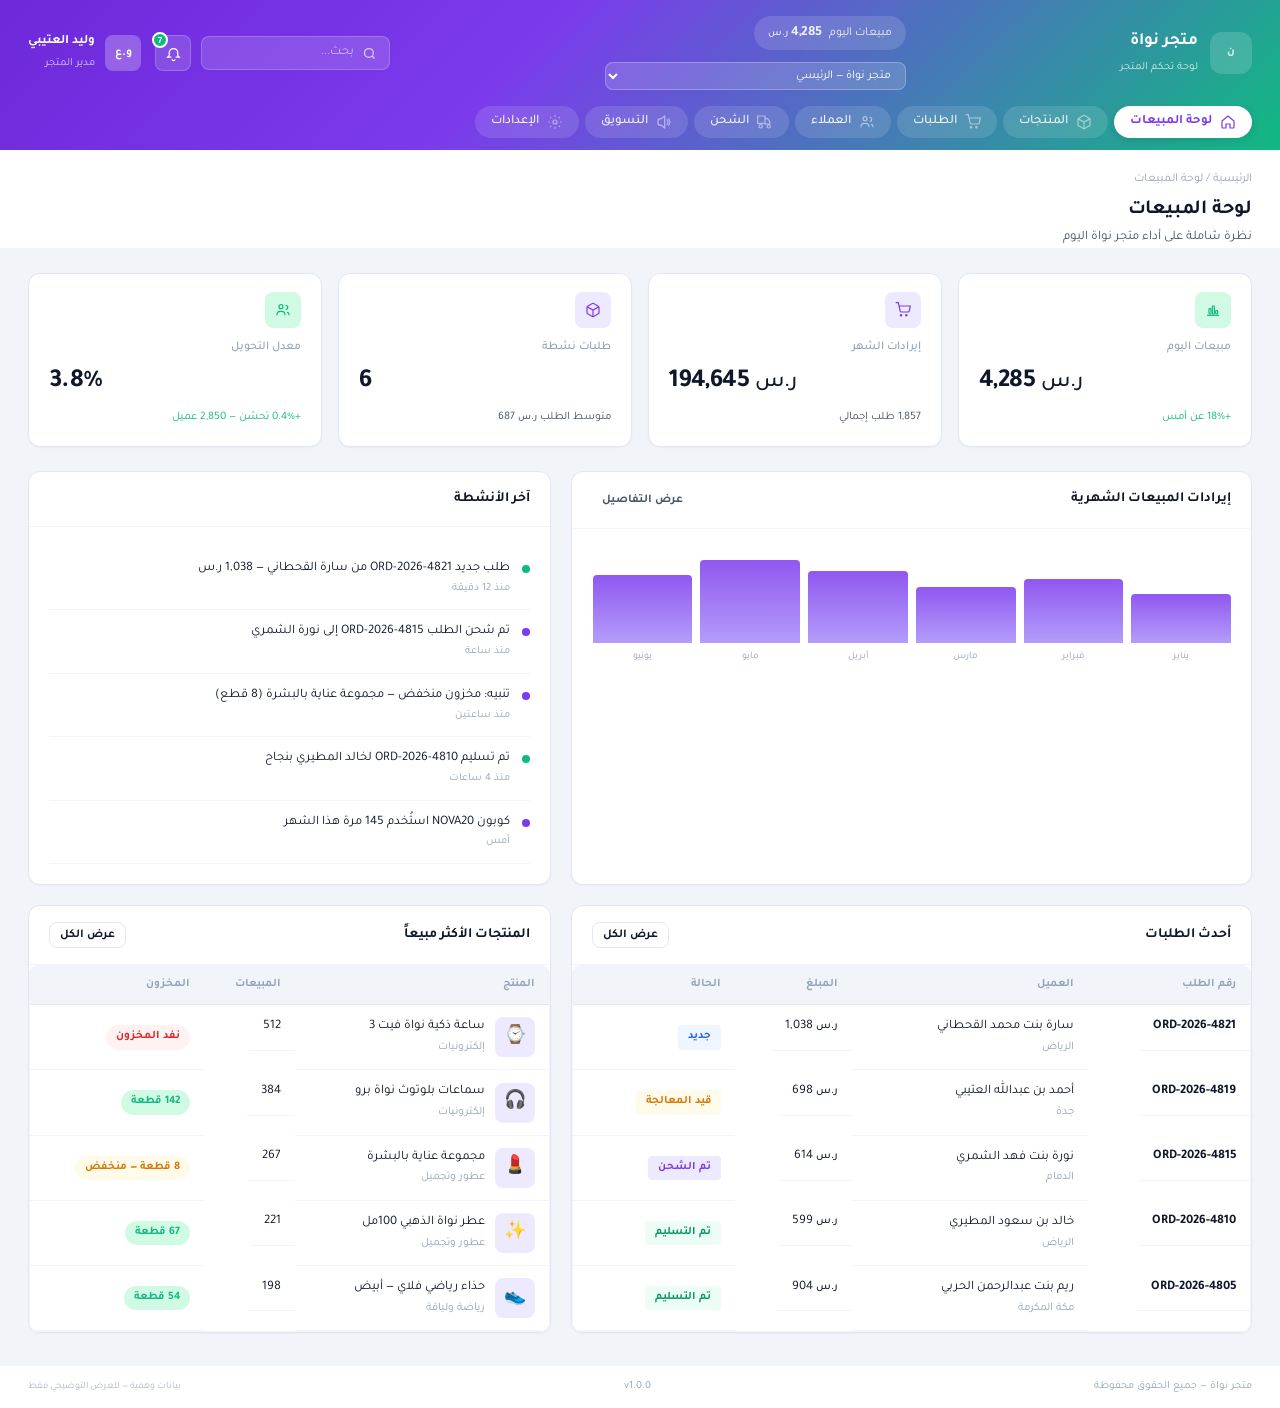
<file: index.html>
<!DOCTYPE html>
<html lang="ar" dir="rtl">
<head>
  <meta charset="UTF-8" />
  <meta name="viewport" content="width=device-width, initial-scale=1" />
  <title>متجر نواة | لوحة إدارة المتجر</title>
  <meta name="description" content="متجر نواة — منصة تجارة إلكترونية مستوحاة من سلة/زد — نموذج تصميم إداري" />
  <link rel="preconnect" href="https://fonts.googleapis.com" />
  <link rel="preconnect" href="https://fonts.gstatic.com" crossorigin />
  <link href="https://fonts.googleapis.com/css2?family=Tajawal:wght@400;500;600;700;800&display=swap" rel="stylesheet" />
  <link rel="stylesheet" href="css/styles.css" />
</head>
<body class="layout-store">
  <div id="app" class="shell shell-store">
    <header class="store-header">
      <div class="store-header-top">
        <div class="store-brand">
          <span class="store-logo">ن</span>
          <div>
            <strong>متجر نواة</strong>
            <span>لوحة تحكم المتجر</span>
          </div>
        </div>
        <div class="store-meta">
          <div class="store-stat">مبيعات اليوم <strong class="num" id="sidebar-sales">—</strong> <span class="num-suffix">ر.س</span></div>
          <select id="store-select" class="select select-dark">
            <option value="main">متجر نواة — الرئيسي</option>
            <option value="riyadh">فرع الرياض</option>
            <option value="jeddah">فرع جدة</option>
          </select>
        </div>
        <div class="store-actions">
          <label class="search-field">
            <svg width="15" height="15" viewBox="0 0 24 24" fill="none" stroke="currentColor" stroke-width="2"><circle cx="11" cy="11" r="7"/><path d="M20 20l-3.5-3.5"/></svg>
            <input type="search" id="global-search" placeholder="بحث..." />
          </label>
          <button type="button" class="icon-btn icon-btn-light" id="notif-btn" aria-label="الإشعارات">
            <svg width="17" height="17" viewBox="0 0 24 24" fill="none" stroke="currentColor" stroke-width="1.8"><path d="M15 17h5l-1.4-1.4A2 2 0 0 1 18 14.2V11a6 6 0 1 0-12 0v3.2c0 .5-.2 1-.6 1.4L4 17h5"/><path d="M10 20a2 2 0 0 0 4 0"/></svg>
            <span class="badge-count">7</span>
          </button>
          <div class="profile profile-light">
            <div class="profile-avatar">و.ع</div>
            <div class="profile-info">
              <strong>وليد العتيبي</strong>
              <span>مدير المتجر</span>
            </div>
          </div>
        </div>
      </div>
      <nav id="nav" class="store-nav" aria-label="القائمة الرئيسية"></nav>
    </header>
    <div class="store-body">
      <header class="page-head">
        <nav class="breadcrumb" id="breadcrumb" aria-label="مسار التنقل"></nav>
        <h1 id="page-title" class="page-title"></h1>
        <p id="page-sub" class="page-sub"></p>
      </header>
      <main id="view" class="content"></main>
      <footer class="app-footer">
        <span>متجر نواة — جميع الحقوق محفوظة</span>
        <span class="num">v1.0.0</span>
        <span class="footer-note">بيانات وهمية — للعرض التوضيحي فقط</span>
      </footer>
    </div>
  </div>
  <div id="toast" class="toast" role="status" hidden></div>
  <div id="modal-root"></div>
  <script src="js/utils.js"></script>
  <script src="js/mock-api.js"></script>
  <script src="js/app.js"></script>
</body>
</html>
</file>
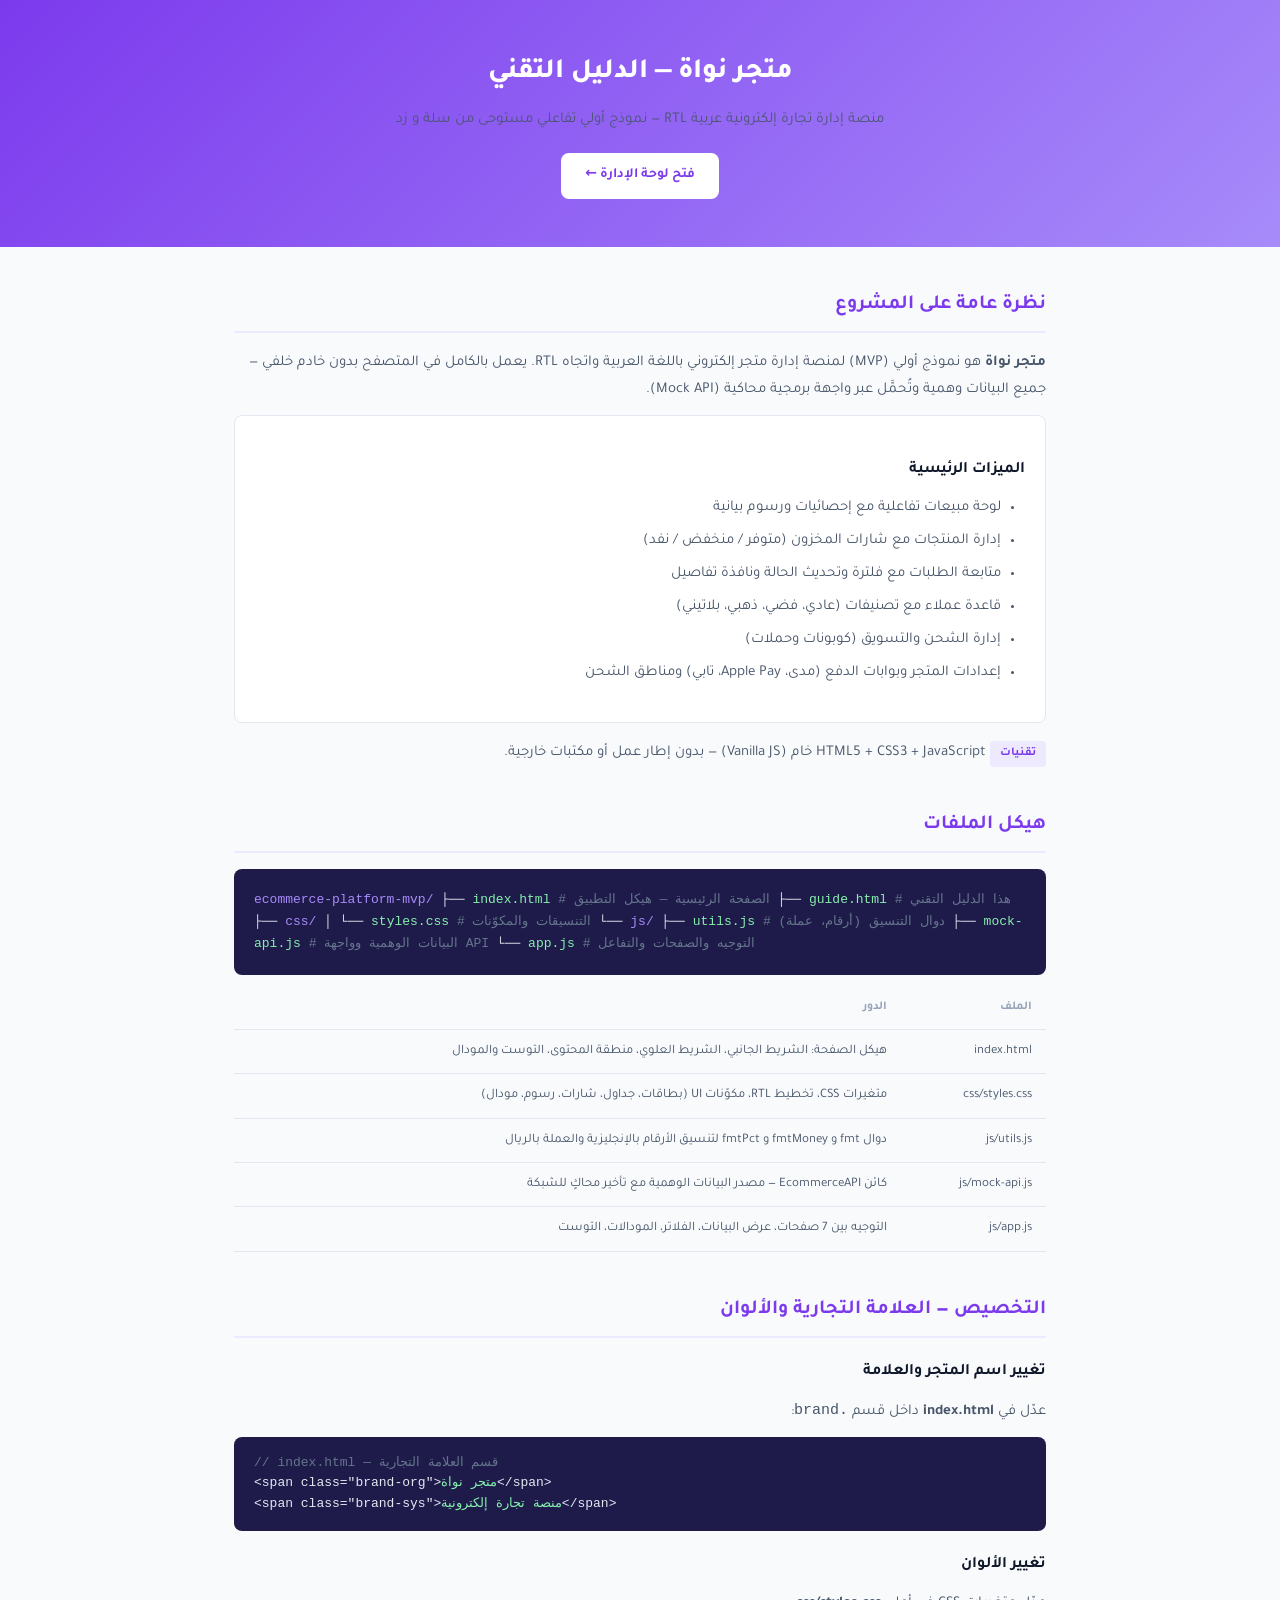
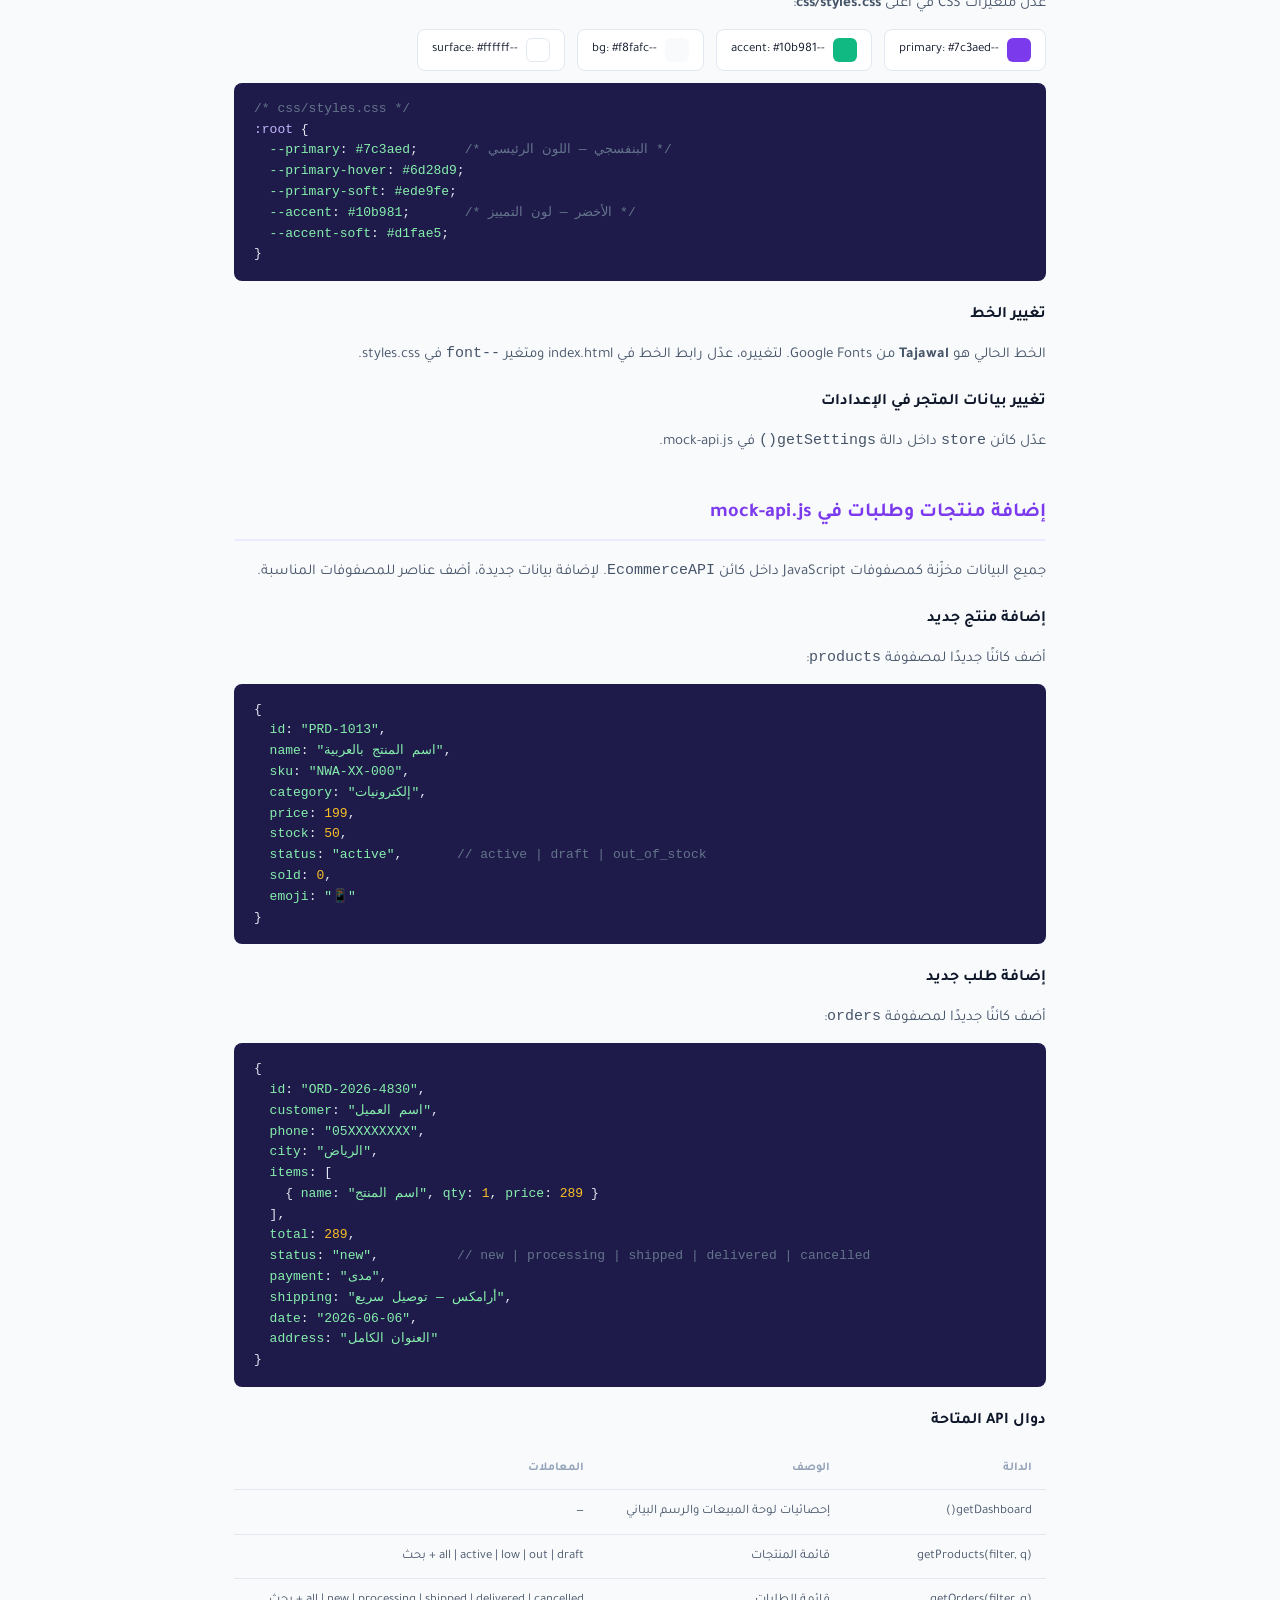
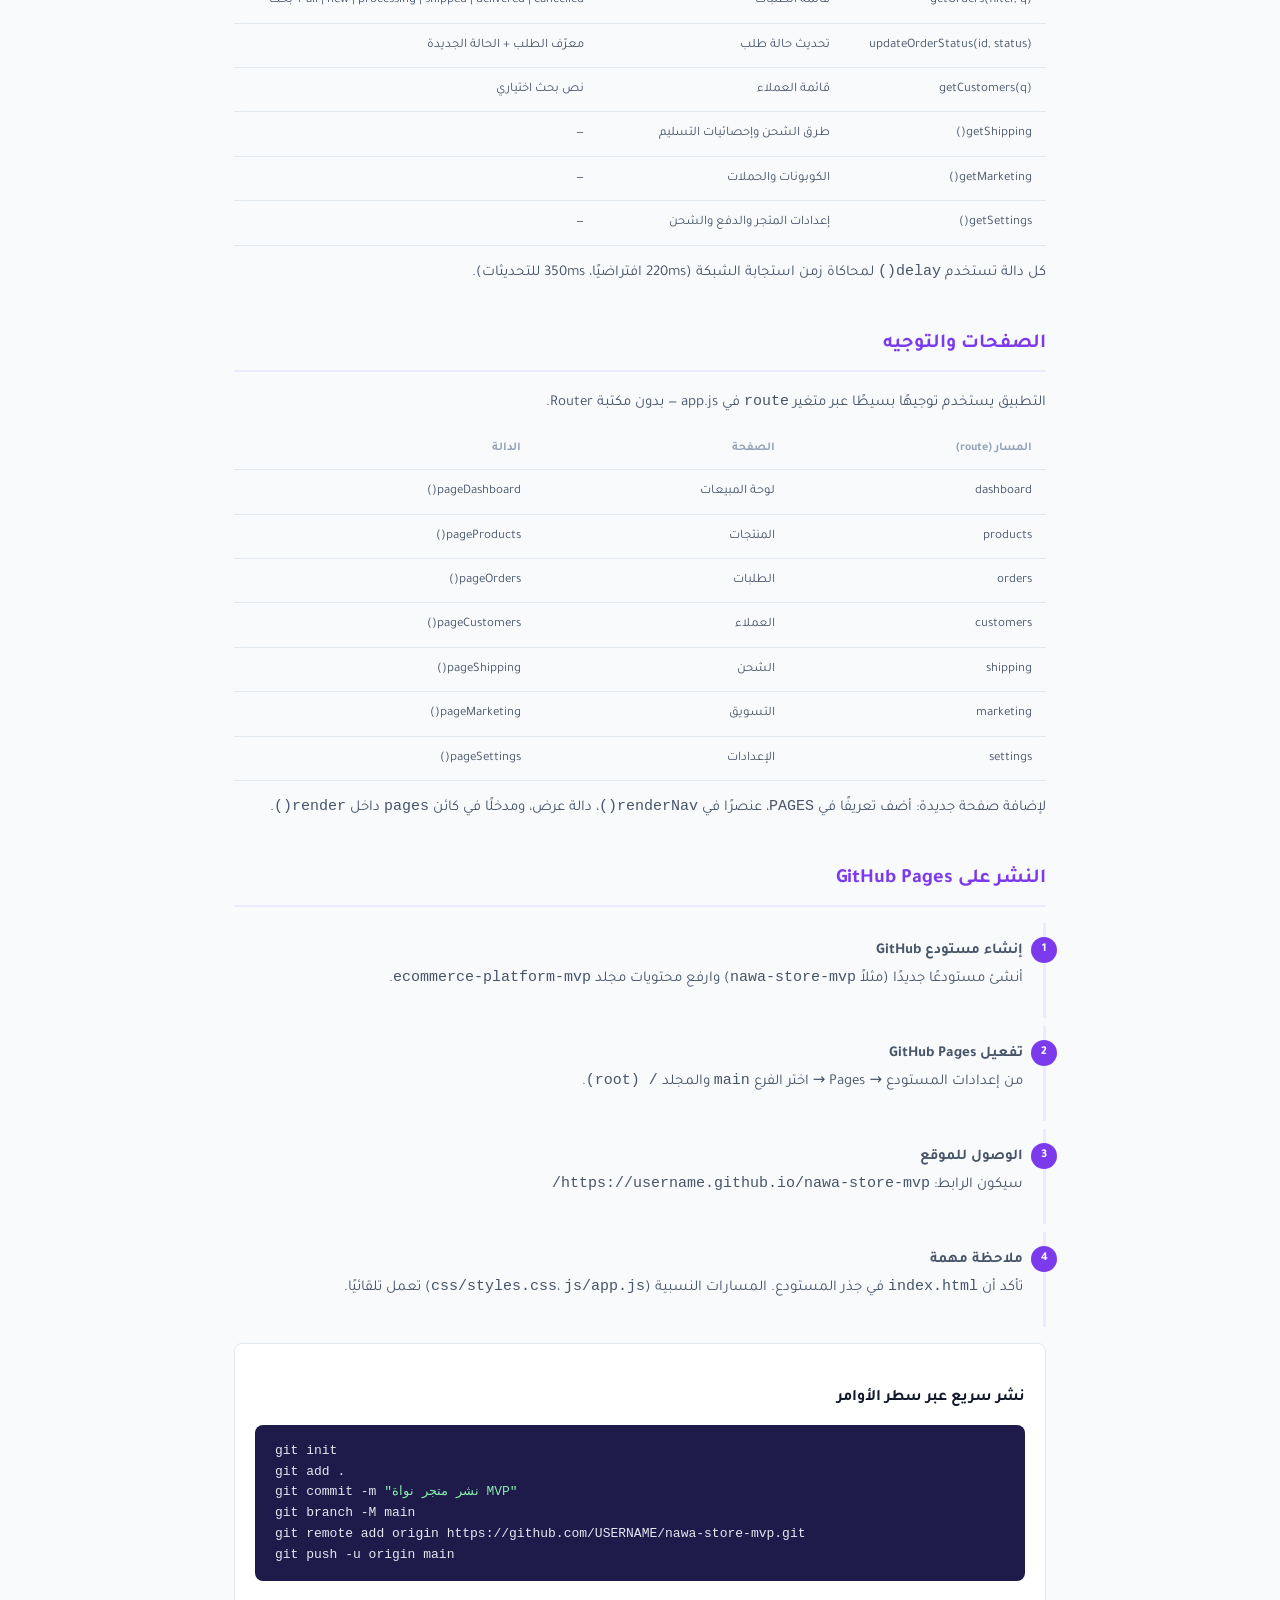
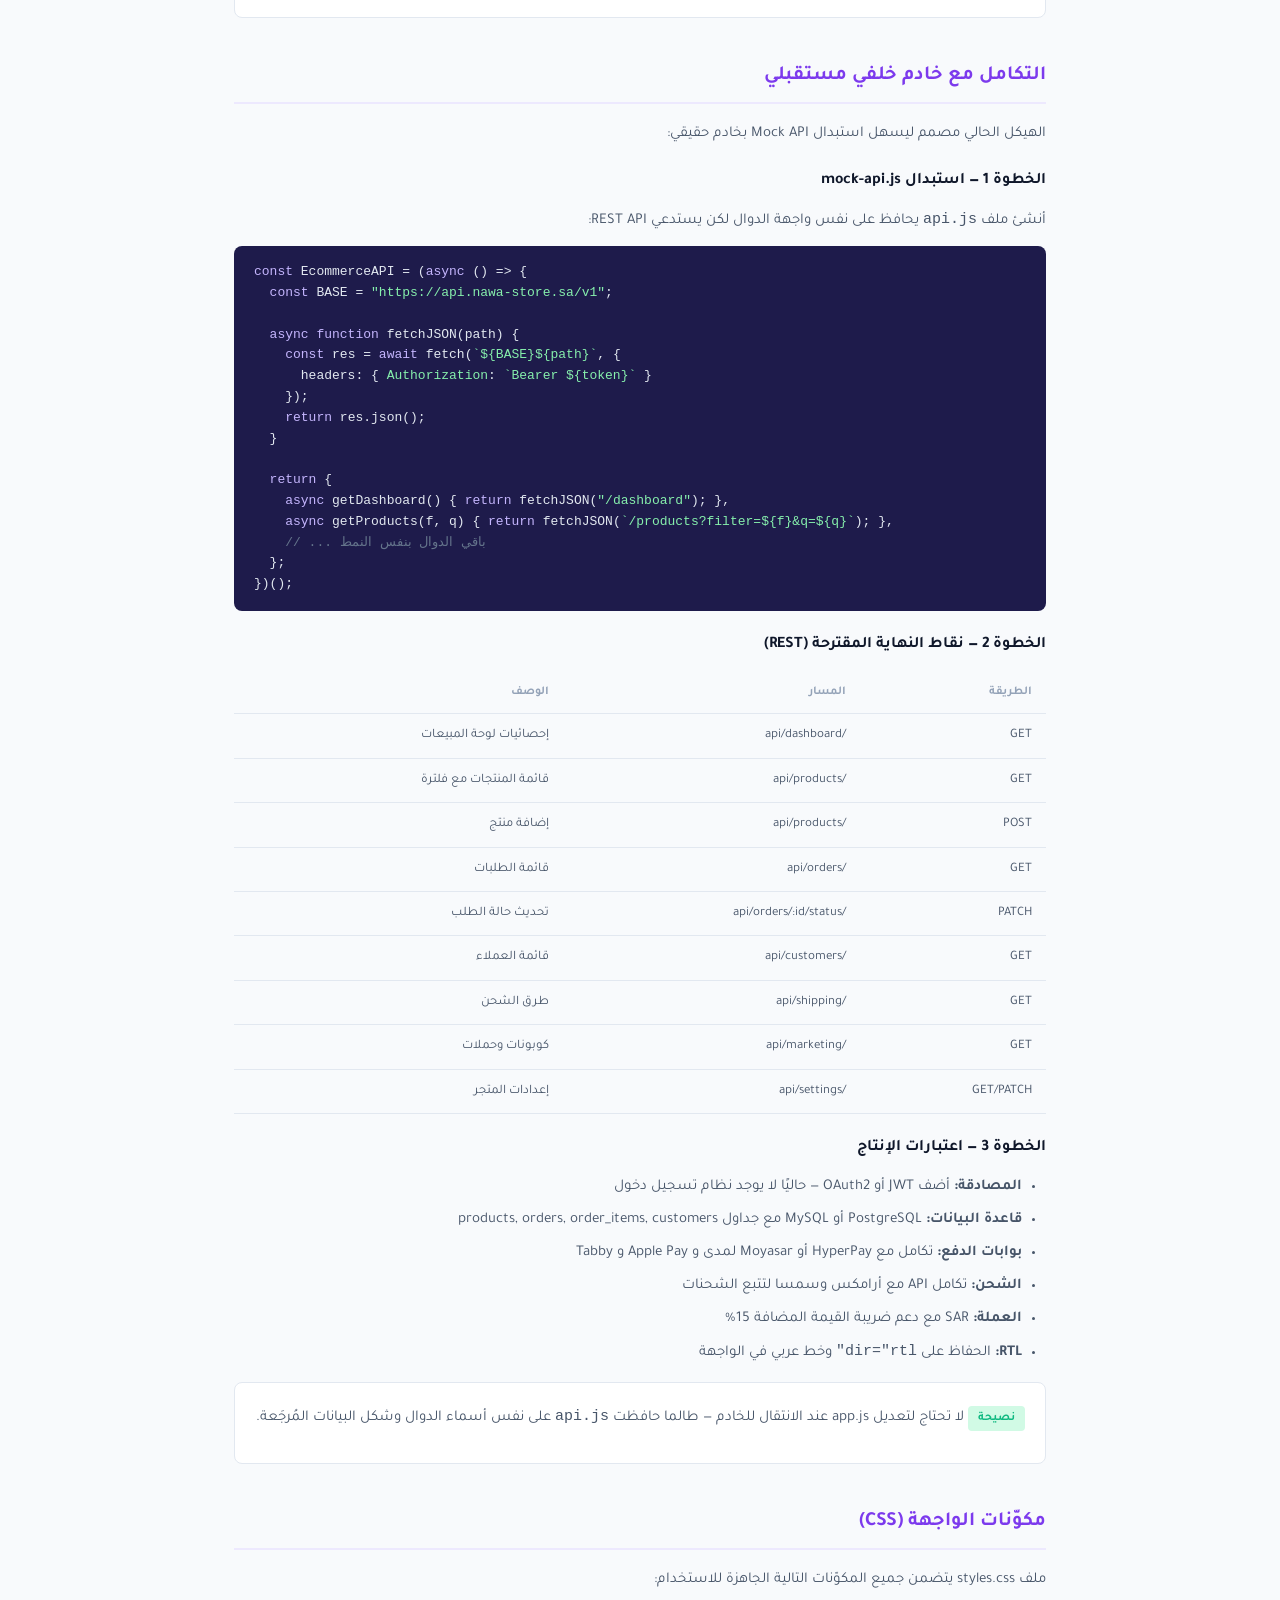
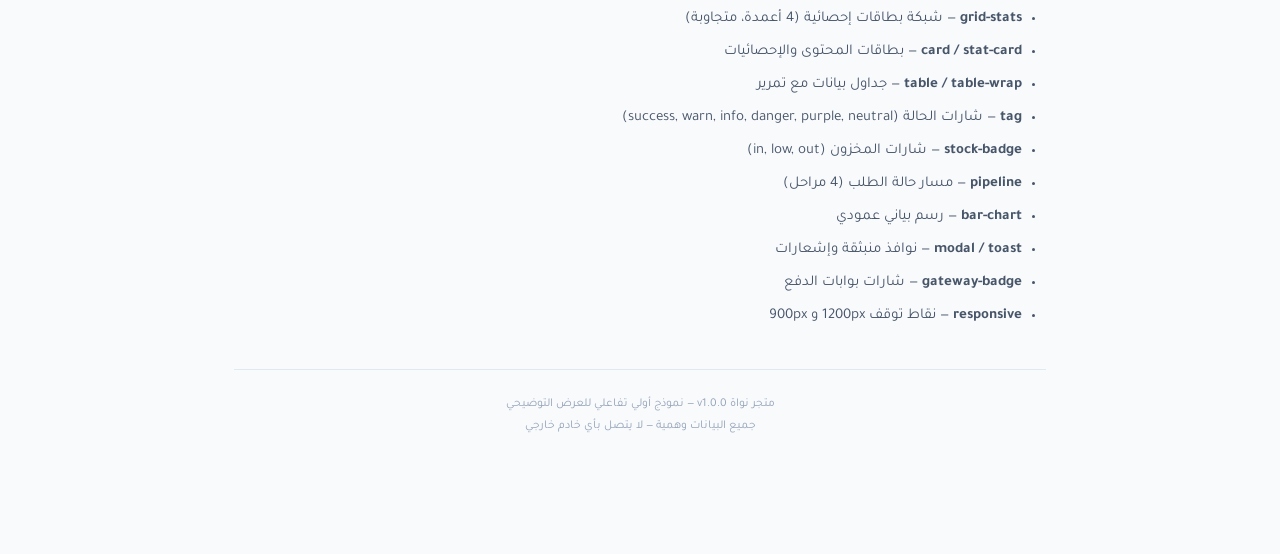
<file: guide.html>
<!DOCTYPE html>
<html lang="ar" dir="rtl">
<head>
  <meta charset="UTF-8" />
  <meta name="viewport" content="width=device-width, initial-scale=1" />
  <title>دليل تقني — متجر نواة</title>
  <link rel="preconnect" href="https://fonts.googleapis.com" />
  <link rel="preconnect" href="https://fonts.gstatic.com" crossorigin />
  <link href="https://fonts.googleapis.com/css2?family=Tajawal:wght@400;500;600;700;800&display=swap" rel="stylesheet" />
  <style>
    :root {
      --primary: #7c3aed;
      --primary-soft: #ede9fe;
      --accent: #10b981;
      --accent-soft: #d1fae5;
      --bg: #f8fafc;
      --surface: #ffffff;
      --border: #e2e8f0;
      --text: #0f172a;
      --text-secondary: #475569;
      --text-muted: #94a3b8;
      --radius: 8px;
      --font: "Tajawal", system-ui, sans-serif;
    }
    *, *::before, *::after { box-sizing: border-box; margin: 0; padding: 0; }
    body { font-family: var(--font); background: var(--bg); color: var(--text); font-size: 15px; line-height: 1.8; }
    .guide-header {
      background: linear-gradient(135deg, var(--primary), #a78bfa);
      color: #fff; padding: 48px 32px; text-align: center;
    }
    .guide-header h1 { font-size: 28px; font-weight: 800; margin-bottom: 8px; }
    .guide-header p { font-size: 15px; opacity: .9; max-width: 600px; margin: 0 auto; }
    .guide-header a {
      display: inline-block; margin-top: 20px; padding: 10px 24px;
      background: #fff; color: var(--primary); border-radius: var(--radius);
      text-decoration: none; font-weight: 700; font-size: 14px;
      transition: transform .15s;
    }
    .guide-header a:hover { transform: translateY(-2px); }
    .container { max-width: 860px; margin: 0 auto; padding: 40px 24px 64px; }
    section { margin-bottom: 40px; }
    h2 {
      font-size: 20px; font-weight: 700; color: var(--primary);
      margin-bottom: 16px; padding-bottom: 8px;
      border-bottom: 2px solid var(--primary-soft);
    }
    h3 { font-size: 16px; font-weight: 600; margin: 20px 0 10px; color: var(--text); }
    p { color: var(--text-secondary); margin-bottom: 12px; }
    ul, ol { color: var(--text-secondary); padding-right: 24px; margin-bottom: 16px; }
    li { margin-bottom: 6px; }
    .card {
      background: var(--surface); border: 1px solid var(--border);
      border-radius: var(--radius); padding: 20px; margin-bottom: 16px;
    }
    .file-tree {
      font-family: "Cascadia Code", "Fira Code", monospace;
      font-size: 13px; direction: ltr; text-align: left;
      background: #1e1b4b; color: #e2e8f0; padding: 20px;
      border-radius: var(--radius); line-height: 1.7; overflow-x: auto;
    }
    .file-tree .dir { color: #a78bfa; }
    .file-tree .file { color: #86efac; }
    .file-tree .comment { color: #64748b; }
    pre {
      font-family: "Cascadia Code", "Fira Code", monospace;
      font-size: 13px; direction: ltr; text-align: left;
      background: #1e1b4b; color: #e2e8f0; padding: 16px 20px;
      border-radius: var(--radius); overflow-x: auto; margin: 12px 0 16px;
      line-height: 1.6;
    }
    pre .kw { color: #c4b5fd; }
    pre .str { color: #86efac; }
    pre .num { color: #fbbf24; }
    pre .cmt { color: #64748b; }
    .color-swatch { display: flex; gap: 12px; flex-wrap: wrap; margin: 12px 0; }
    .swatch {
      display: flex; align-items: center; gap: 8px;
      padding: 8px 14px; border: 1px solid var(--border);
      border-radius: var(--radius); font-size: 13px; background: var(--surface);
    }
    .swatch-dot { width: 24px; height: 24px; border-radius: 6px; flex-shrink: 0; }
    .badge {
      display: inline-block; padding: 2px 10px; border-radius: 4px;
      font-size: 12px; font-weight: 600;
    }
    .badge-purple { background: var(--primary-soft); color: var(--primary); }
    .badge-green { background: var(--accent-soft); color: var(--accent); }
    .steps { counter-reset: step; list-style: none; padding: 0; }
    .steps li {
      counter-increment: step; position: relative;
      padding: 14px 16px 14px 0; margin-bottom: 8px;
      border-right: 3px solid var(--primary-soft);
      padding-right: 20px;
    }
    .steps li::before {
      content: counter(step); position: absolute; right: -14px; top: 14px;
      width: 26px; height: 26px; background: var(--primary); color: #fff;
      border-radius: 50%; font-size: 12px; font-weight: 700;
      display: grid; place-items: center;
    }
    table { width: 100%; border-collapse: collapse; font-size: 13px; margin: 12px 0; }
    th, td { padding: 10px 14px; text-align: right; border-bottom: 1px solid var(--border); }
    th { background: var(--bg); font-weight: 600; color: var(--text-muted); font-size: 12px; }
    td { color: var(--text-secondary); }
    .footer-note {
      text-align: center; padding: 24px; font-size: 12px; color: var(--text-muted);
      border-top: 1px solid var(--border); margin-top: 40px;
    }
    @media (max-width: 600px) { .guide-header { padding: 32px 20px; } .container { padding: 24px 16px; } }
  </style>
</head>
<body>
  <header class="guide-header">
    <h1>متجر نواة — الدليل التقني</h1>
    <p>منصة إدارة تجارة إلكترونية عربية RTL — نموذج أولي تفاعلي مستوحى من سلة و زد</p>
    <a href="index.html">فتح لوحة الإدارة ←</a>
  </header>

  <div class="container">
    <section id="overview">
      <h2>نظرة عامة على المشروع</h2>
      <p>
        <strong>متجر نواة</strong> هو نموذج أولي (MVP) لمنصة إدارة متجر إلكتروني باللغة العربية واتجاه RTL.
        يعمل بالكامل في المتصفح بدون خادم خلفي — جميع البيانات وهمية وتُحمَّل عبر واجهة برمجية محاكية (Mock API).
      </p>
      <div class="card">
        <h3>الميزات الرئيسية</h3>
        <ul>
          <li>لوحة مبيعات تفاعلية مع إحصائيات ورسوم بيانية</li>
          <li>إدارة المنتجات مع شارات المخزون (متوفر / منخفض / نفد)</li>
          <li>متابعة الطلبات مع فلترة وتحديث الحالة ونافذة تفاصيل</li>
          <li>قاعدة عملاء مع تصنيفات (عادي، فضي، ذهبي، بلاتيني)</li>
          <li>إدارة الشحن والتسويق (كوبونات وحملات)</li>
          <li>إعدادات المتجر وبوابات الدفع (مدى، Apple Pay، تابي) ومناطق الشحن</li>
        </ul>
      </div>
      <p>
        <span class="badge badge-purple">تقنيات</span>
        HTML5 + CSS3 + JavaScript خام (Vanilla JS) — بدون إطار عمل أو مكتبات خارجية.
      </p>
    </section>

    <section id="structure">
      <h2>هيكل الملفات</h2>
      <div class="file-tree">
<span class="dir">ecommerce-platform-mvp/</span>
├── <span class="file">index.html</span>          <span class="comment"># الصفحة الرئيسية — هيكل التطبيق</span>
├── <span class="file">guide.html</span>          <span class="comment"># هذا الدليل التقني</span>
├── <span class="dir">css/</span>
│   └── <span class="file">styles.css</span>        <span class="comment"># التنسيقات والمكوّنات</span>
└── <span class="dir">js/</span>
    ├── <span class="file">utils.js</span>          <span class="comment"># دوال التنسيق (أرقام، عملة)</span>
    ├── <span class="file">mock-api.js</span>       <span class="comment"># البيانات الوهمية وواجهة API</span>
    └── <span class="file">app.js</span>            <span class="comment"># التوجيه والصفحات والتفاعل</span>
      </div>
      <table>
        <thead><tr><th>الملف</th><th>الدور</th></tr></thead>
        <tbody>
          <tr><td>index.html</td><td>هيكل الصفحة: الشريط الجانبي، الشريط العلوي، منطقة المحتوى، التوست والمودال</td></tr>
          <tr><td>css/styles.css</td><td>متغيرات CSS، تخطيط RTL، مكوّنات UI (بطاقات، جداول، شارات، رسوم، مودال)</td></tr>
          <tr><td>js/utils.js</td><td>دوال fmt و fmtMoney و fmtPct لتنسيق الأرقام بالإنجليزية والعملة بالريال</td></tr>
          <tr><td>js/mock-api.js</td><td>كائن EcommerceAPI — مصدر البيانات الوهمية مع تأخير محاكٍ للشبكة</td></tr>
          <tr><td>js/app.js</td><td>التوجيه بين 7 صفحات، عرض البيانات، الفلاتر، المودالات، التوست</td></tr>
        </tbody>
      </table>
    </section>

    <section id="customization">
      <h2>التخصيص — العلامة التجارية والألوان</h2>

      <h3>تغيير اسم المتجر والعلامة</h3>
      <p>عدّل في <strong>index.html</strong> داخل قسم <code>.brand</code>:</p>
      <pre><span class="cmt">// index.html — قسم العلامة التجارية</span>
&lt;span class="brand-org"&gt;<span class="str">متجر نواة</span>&lt;/span&gt;
&lt;span class="brand-sys"&gt;<span class="str">منصة تجارة إلكترونية</span>&lt;/span&gt;</pre>

      <h3>تغيير الألوان</h3>
      <p>عدّل متغيرات CSS في أعلى <strong>css/styles.css</strong>:</p>
      <div class="color-swatch">
        <div class="swatch"><span class="swatch-dot" style="background:#7c3aed"></span> --primary: #7c3aed</div>
        <div class="swatch"><span class="swatch-dot" style="background:#10b981"></span> --accent: #10b981</div>
        <div class="swatch"><span class="swatch-dot" style="background:#f8fafc"></span> --bg: #f8fafc</div>
        <div class="swatch"><span class="swatch-dot" style="background:#ffffff;border:1px solid #e2e8f0"></span> --surface: #ffffff</div>
      </div>
      <pre><span class="cmt">/* css/styles.css */</span>
<span class="kw">:root</span> {
  <span class="str">--primary</span>: <span class="str">#7c3aed</span>;      <span class="cmt">/* البنفسجي — اللون الرئيسي */</span>
  <span class="str">--primary-hover</span>: <span class="str">#6d28d9</span>;
  <span class="str">--primary-soft</span>: <span class="str">#ede9fe</span>;
  <span class="str">--accent</span>: <span class="str">#10b981</span>;       <span class="cmt">/* الأخضر — لون التمييز */</span>
  <span class="str">--accent-soft</span>: <span class="str">#d1fae5</span>;
}</pre>

      <h3>تغيير الخط</h3>
      <p>الخط الحالي هو <strong>Tajawal</strong> من Google Fonts. لتغييره، عدّل رابط الخط في index.html ومتغير <code>--font</code> في styles.css.</p>

      <h3>تغيير بيانات المتجر في الإعدادات</h3>
      <p>عدّل كائن <code>store</code> داخل دالة <code>getSettings()</code> في mock-api.js.</p>
    </section>

    <section id="mock-data">
      <h2>إضافة منتجات وطلبات في mock-api.js</h2>
      <p>جميع البيانات مخزّنة كمصفوفات JavaScript داخل كائن <code>EcommerceAPI</code>. لإضافة بيانات جديدة، أضف عناصر للمصفوفات المناسبة.</p>

      <h3>إضافة منتج جديد</h3>
      <p>أضف كائنًا جديدًا لمصفوفة <code>products</code>:</p>
      <pre>{
  <span class="str">id</span>: <span class="str">"PRD-1013"</span>,
  <span class="str">name</span>: <span class="str">"اسم المنتج بالعربية"</span>,
  <span class="str">sku</span>: <span class="str">"NWA-XX-000"</span>,
  <span class="str">category</span>: <span class="str">"إلكترونيات"</span>,
  <span class="str">price</span>: <span class="num">199</span>,
  <span class="str">stock</span>: <span class="num">50</span>,
  <span class="str">status</span>: <span class="str">"active"</span>,       <span class="cmt">// active | draft | out_of_stock</span>
  <span class="str">sold</span>: <span class="num">0</span>,
  <span class="str">emoji</span>: <span class="str">"📱"</span>
}</pre>

      <h3>إضافة طلب جديد</h3>
      <p>أضف كائنًا جديدًا لمصفوفة <code>orders</code>:</p>
      <pre>{
  <span class="str">id</span>: <span class="str">"ORD-2026-4830"</span>,
  <span class="str">customer</span>: <span class="str">"اسم العميل"</span>,
  <span class="str">phone</span>: <span class="str">"05XXXXXXXX"</span>,
  <span class="str">city</span>: <span class="str">"الرياض"</span>,
  <span class="str">items</span>: [
    { <span class="str">name</span>: <span class="str">"اسم المنتج"</span>, <span class="str">qty</span>: <span class="num">1</span>, <span class="str">price</span>: <span class="num">289</span> }
  ],
  <span class="str">total</span>: <span class="num">289</span>,
  <span class="str">status</span>: <span class="str">"new"</span>,          <span class="cmt">// new | processing | shipped | delivered | cancelled</span>
  <span class="str">payment</span>: <span class="str">"مدى"</span>,
  <span class="str">shipping</span>: <span class="str">"أرامكس — توصيل سريع"</span>,
  <span class="str">date</span>: <span class="str">"2026-06-06"</span>,
  <span class="str">address</span>: <span class="str">"العنوان الكامل"</span>
}</pre>

      <h3>دوال API المتاحة</h3>
      <table>
        <thead><tr><th>الدالة</th><th>الوصف</th><th>المعاملات</th></tr></thead>
        <tbody>
          <tr><td>getDashboard()</td><td>إحصائيات لوحة المبيعات والرسم البياني</td><td>—</td></tr>
          <tr><td>getProducts(filter, q)</td><td>قائمة المنتجات</td><td>all | active | low | out | draft + بحث</td></tr>
          <tr><td>getOrders(filter, q)</td><td>قائمة الطلبات</td><td>all | new | processing | shipped | delivered | cancelled + بحث</td></tr>
          <tr><td>updateOrderStatus(id, status)</td><td>تحديث حالة طلب</td><td>معرّف الطلب + الحالة الجديدة</td></tr>
          <tr><td>getCustomers(q)</td><td>قائمة العملاء</td><td>نص بحث اختياري</td></tr>
          <tr><td>getShipping()</td><td>طرق الشحن وإحصائيات التسليم</td><td>—</td></tr>
          <tr><td>getMarketing()</td><td>الكوبونات والحملات</td><td>—</td></tr>
          <tr><td>getSettings()</td><td>إعدادات المتجر والدفع والشحن</td><td>—</td></tr>
        </tbody>
      </table>
      <p>كل دالة تستخدم <code>delay()</code> لمحاكاة زمن استجابة الشبكة (220ms افتراضيًا، 350ms للتحديثات).</p>
    </section>

    <section id="pages">
      <h2>الصفحات والتوجيه</h2>
      <p>التطبيق يستخدم توجيهًا بسيطًا عبر متغير <code>route</code> في app.js — بدون مكتبة Router.</p>
      <table>
        <thead><tr><th>المسار (route)</th><th>الصفحة</th><th>الدالة</th></tr></thead>
        <tbody>
          <tr><td>dashboard</td><td>لوحة المبيعات</td><td>pageDashboard()</td></tr>
          <tr><td>products</td><td>المنتجات</td><td>pageProducts()</td></tr>
          <tr><td>orders</td><td>الطلبات</td><td>pageOrders()</td></tr>
          <tr><td>customers</td><td>العملاء</td><td>pageCustomers()</td></tr>
          <tr><td>shipping</td><td>الشحن</td><td>pageShipping()</td></tr>
          <tr><td>marketing</td><td>التسويق</td><td>pageMarketing()</td></tr>
          <tr><td>settings</td><td>الإعدادات</td><td>pageSettings()</td></tr>
        </tbody>
      </table>
      <p>لإضافة صفحة جديدة: أضف تعريفًا في <code>PAGES</code>، عنصرًا في <code>renderNav()</code>، دالة عرض، ومدخلًا في كائن <code>pages</code> داخل <code>render()</code>.</p>
    </section>

    <section id="deploy">
      <h2>النشر على GitHub Pages</h2>
      <ol class="steps">
        <li>
          <strong>إنشاء مستودع GitHub</strong>
          <p>أنشئ مستودعًا جديدًا (مثلاً <code>nawa-store-mvp</code>) وارفع محتويات مجلد <code>ecommerce-platform-mvp</code>.</p>
        </li>
        <li>
          <strong>تفعيل GitHub Pages</strong>
          <p>من إعدادات المستودع → Pages → اختر الفرع <code>main</code> والمجلد <code>/ (root)</code>.</p>
        </li>
        <li>
          <strong>الوصول للموقع</strong>
          <p>سيكون الرابط: <code>https://username.github.io/nawa-store-mvp/</code></p>
        </li>
        <li>
          <strong>ملاحظة مهمة</strong>
          <p>تأكد أن <code>index.html</code> في جذر المستودع. المسارات النسبية (<code>css/styles.css</code>، <code>js/app.js</code>) تعمل تلقائيًا.</p>
        </li>
      </ol>
      <div class="card">
        <h3>نشر سريع عبر سطر الأوامر</h3>
        <pre>git init
git add .
git commit -m <span class="str">"نشر متجر نواة MVP"</span>
git branch -M main
git remote add origin https://github.com/USERNAME/nawa-store-mvp.git
git push -u origin main</pre>
      </div>
    </section>

    <section id="backend">
      <h2>التكامل مع خادم خلفي مستقبلي</h2>
      <p>الهيكل الحالي مصمم ليسهل استبدال Mock API بخادم حقيقي:</p>

      <h3>الخطوة 1 — استبدال mock-api.js</h3>
      <p>أنشئ ملف <code>api.js</code> يحافظ على نفس واجهة الدوال لكن يستدعي REST API:</p>
      <pre><span class="kw">const</span> EcommerceAPI = (<span class="kw">async</span> () => {
  <span class="kw">const</span> BASE = <span class="str">"https://api.nawa-store.sa/v1"</span>;

  <span class="kw">async function</span> fetchJSON(path) {
    <span class="kw">const</span> res = <span class="kw">await</span> fetch(<span class="str">`${BASE}${path}`</span>, {
      headers: { <span class="str">Authorization</span>: <span class="str">`Bearer ${token}`</span> }
    });
    <span class="kw">return</span> res.json();
  }

  <span class="kw">return</span> {
    <span class="kw">async</span> getDashboard() { <span class="kw">return</span> fetchJSON(<span class="str">"/dashboard"</span>); },
    <span class="kw">async</span> getProducts(f, q) { <span class="kw">return</span> fetchJSON(<span class="str">`/products?filter=${f}&q=${q}`</span>); },
    <span class="cmt">// ... باقي الدوال بنفس النمط</span>
  };
})();</pre>

      <h3>الخطوة 2 — نقاط النهاية المقترحة (REST)</h3>
      <table>
        <thead><tr><th>الطريقة</th><th>المسار</th><th>الوصف</th></tr></thead>
        <tbody>
          <tr><td>GET</td><td>/api/dashboard</td><td>إحصائيات لوحة المبيعات</td></tr>
          <tr><td>GET</td><td>/api/products</td><td>قائمة المنتجات مع فلترة</td></tr>
          <tr><td>POST</td><td>/api/products</td><td>إضافة منتج</td></tr>
          <tr><td>GET</td><td>/api/orders</td><td>قائمة الطلبات</td></tr>
          <tr><td>PATCH</td><td>/api/orders/:id/status</td><td>تحديث حالة الطلب</td></tr>
          <tr><td>GET</td><td>/api/customers</td><td>قائمة العملاء</td></tr>
          <tr><td>GET</td><td>/api/shipping</td><td>طرق الشحن</td></tr>
          <tr><td>GET</td><td>/api/marketing</td><td>كوبونات وحملات</td></tr>
          <tr><td>GET/PATCH</td><td>/api/settings</td><td>إعدادات المتجر</td></tr>
        </tbody>
      </table>

      <h3>الخطوة 3 — اعتبارات الإنتاج</h3>
      <ul>
        <li><strong>المصادقة:</strong> أضف JWT أو OAuth2 — حاليًا لا يوجد نظام تسجيل دخول</li>
        <li><strong>قاعدة البيانات:</strong> PostgreSQL أو MySQL مع جداول products, orders, order_items, customers</li>
        <li><strong>بوابات الدفع:</strong> تكامل مع HyperPay أو Moyasar لمدى و Apple Pay و Tabby</li>
        <li><strong>الشحن:</strong> تكامل API مع أرامكس وسمسا لتتبع الشحنات</li>
        <li><strong>العملة:</strong> SAR مع دعم ضريبة القيمة المضافة 15%</li>
        <li><strong>RTL:</strong> الحفاظ على <code>dir="rtl"</code> وخط عربي في الواجهة</li>
      </ul>

      <div class="card">
        <p>
          <span class="badge badge-green">نصيحة</span>
          لا تحتاج لتعديل app.js عند الانتقال للخادم — طالما حافظت <code>api.js</code> على نفس أسماء الدوال وشكل البيانات المُرجَعة.
        </p>
      </div>
    </section>

    <section id="components">
      <h2>مكوّنات الواجهة (CSS)</h2>
      <p>ملف styles.css يتضمن جميع المكوّنات التالية الجاهزة للاستخدام:</p>
      <ul>
        <li><strong>grid-stats</strong> — شبكة بطاقات إحصائية (4 أعمدة، متجاوبة)</li>
        <li><strong>card / stat-card</strong> — بطاقات المحتوى والإحصائيات</li>
        <li><strong>table / table-wrap</strong> — جداول بيانات مع تمرير</li>
        <li><strong>tag</strong> — شارات الحالة (success, warn, info, danger, purple, neutral)</li>
        <li><strong>stock-badge</strong> — شارات المخزون (in, low, out)</li>
        <li><strong>pipeline</strong> — مسار حالة الطلب (4 مراحل)</li>
        <li><strong>bar-chart</strong> — رسم بياني عمودي</li>
        <li><strong>modal / toast</strong> — نوافذ منبثقة وإشعارات</li>
        <li><strong>gateway-badge</strong> — شارات بوابات الدفع</li>
        <li><strong>responsive</strong> — نقاط توقف 1200px و 900px</li>
      </ul>
    </section>

    <p class="footer-note">
      متجر نواة v1.0.0 — نموذج أولي تفاعلي للعرض التوضيحي<br />
      جميع البيانات وهمية — لا يتصل بأي خادم خارجي
    </p>
  </div>
</body>
</html>
</file>
<file: css/styles.css>
:root {
  --primary: #7c3aed;
  --primary-hover: #6d28d9;
  --primary-soft: #ede9fe;
  --accent: #10b981;
  --accent-soft: #d1fae5;
  --bg: #f8fafc;
  --surface: #ffffff;
  --surface-alt: #f1f5f9;
  --border: #e2e8f0;
  --border-light: #f1f5f9;
  --text: #0f172a;
  --text-secondary: #475569;
  --text-muted: #94a3b8;
  --success: #059669;
  --success-bg: #ecfdf5;
  --warn: #d97706;
  --warn-bg: #fffbeb;
  --info: #2563eb;
  --info-bg: #eff6ff;
  --danger: #dc2626;
  --danger-bg: #fef2f2;
  --radius: 8px;
  --radius-lg: 12px;
  --shadow-sm: 0 1px 2px rgba(15,23,42,.04);
  --shadow: 0 2px 8px rgba(15,23,42,.06);
  --font: "Tajawal", system-ui, sans-serif;
  --sidebar-w: 268px;
}

*, *::before, *::after { box-sizing: border-box; margin: 0; padding: 0; }

body {
  font-family: var(--font);
  background: var(--bg);
  color: var(--text);
  font-size: 14px;
  line-height: 1.6;
  -webkit-font-smoothing: antialiased;
}

.shell { display: flex; min-height: 100vh; }

/* ── Sidebar ── */
.sidebar {
  width: var(--sidebar-w);
  background: var(--surface);
  border-left: 1px solid var(--border);
  display: flex;
  flex-direction: column;
  flex-shrink: 0;
}

.brand {
  display: flex;
  align-items: center;
  gap: 12px;
  padding: 20px 18px;
  border-bottom: 1px solid var(--border-light);
}
.brand-seal { width: 44px; height: 44px; color: var(--primary); flex-shrink: 0; }
.brand-org { display: block; font-size: 15px; font-weight: 800; color: var(--text); }
.brand-sys { display: block; font-size: 11.5px; color: var(--text-muted); margin-top: 2px; }

.nav { padding: 12px 10px; flex: 1; display: flex; flex-direction: column; gap: 2px; }
.nav-section { font-size: 10.5px; font-weight: 600; color: var(--text-muted); padding: 12px 12px 6px; letter-spacing: 0.03em; text-transform: uppercase; }
.nav-item {
  display: flex; align-items: center; gap: 10px;
  width: 100%; padding: 9px 12px;
  border: none; background: none;
  border-radius: var(--radius);
  font-family: inherit; font-size: 13.5px;
  color: var(--text-secondary);
  cursor: pointer; text-align: right;
  transition: background .15s, color .15s;
}
.nav-item svg { opacity: .55; flex-shrink: 0; }
.nav-item:hover { background: var(--surface-alt); color: var(--text); }
.nav-item.active { background: var(--primary-soft); color: var(--primary); font-weight: 600; }
.nav-item.active svg { opacity: 1; color: var(--primary); }

.sidebar-meta {
  padding: 16px 18px 20px;
  border-top: 1px solid var(--border-light);
}
.term-pill {
  font-size: 11px; color: var(--text-muted);
  background: var(--accent-soft);
  border: 1px solid #a7f3d0;
  padding: 6px 10px; border-radius: 20px;
  margin-bottom: 12px; text-align: center;
}
.field-label { font-size: 11px; color: var(--text-muted); display: block; margin-bottom: 4px; }
.select {
  width: 100%; padding: 8px 10px;
  border: 1px solid var(--border);
  border-radius: var(--radius);
  font-family: inherit; font-size: 13px;
  background: var(--surface); color: var(--text);
}

/* ── Workspace ── */
.workspace { flex: 1; display: flex; flex-direction: column; min-width: 0; }

.topbar {
  background: var(--surface);
  border-bottom: 1px solid var(--border);
  padding: 16px 28px;
  display: flex; justify-content: space-between; align-items: flex-start;
  gap: 20px; flex-wrap: wrap;
}
.breadcrumb { font-size: 12px; color: var(--text-muted); margin-bottom: 4px; }
.breadcrumb a { color: var(--text-muted); text-decoration: none; }
.breadcrumb a:hover { color: var(--primary); }
.page-title { font-size: 20px; font-weight: 700; color: var(--text); letter-spacing: -0.01em; }
.page-sub { font-size: 13px; color: var(--text-secondary); margin-top: 2px; }

.topbar-end { display: flex; align-items: center; gap: 12px; }
.search-field {
  display: flex; align-items: center; gap: 8px;
  background: var(--bg); border: 1px solid var(--border);
  border-radius: var(--radius); padding: 0 12px;
}
.search-field input {
  border: none; background: none; outline: none;
  font-family: inherit; font-size: 13px;
  padding: 8px 0; width: 240px; color: var(--text);
}
.search-field svg { color: var(--text-muted); flex-shrink: 0; }

.icon-btn {
  position: relative; width: 36px; height: 36px;
  border: 1px solid var(--border); border-radius: var(--radius);
  background: var(--surface); cursor: pointer;
  color: var(--text-secondary);
  display: grid; place-items: center;
}
.badge-count {
  position: absolute; top: -4px; left: -4px;
  background: var(--accent); color: #fff;
  font-size: 9px; font-weight: 700;
  min-width: 16px; height: 16px;
  border-radius: 8px; display: grid; place-items: center;
  border: 2px solid var(--surface);
}

.profile { display: flex; align-items: center; gap: 10px; padding-right: 4px; }
.profile-avatar {
  width: 36px; height: 36px; border-radius: var(--radius);
  background: linear-gradient(135deg, var(--primary), #a78bfa);
  color: #fff;
  font-size: 12px; font-weight: 600;
  display: grid; place-items: center;
}
.profile-info strong { display: block; font-size: 13px; }
.profile-info span { font-size: 11px; color: var(--text-muted); }

.content { flex: 1; padding: 24px 28px 32px; }

.app-footer {
  padding: 12px 28px;
  border-top: 1px solid var(--border-light);
  background: var(--surface);
  display: flex; justify-content: space-between; align-items: center; flex-wrap: wrap; gap: 8px;
  font-size: 11px; color: var(--text-muted);
}
.footer-note { font-size: 10px; opacity: .75; }

/* أرقام موحّدة — إنجليزية دائماً */
.num, .stat-value, .amount, td.num, th.num {
  font-variant-numeric: tabular-nums;
  font-feature-settings: "tnum";
  direction: ltr;
  unicode-bidi: embed;
  display: inline-block;
}
.stat-value.num { display: block; }
.num-suffix { font-size: .85em; font-weight: 500; direction: rtl; unicode-bidi: normal; display: inline; }

/* تحسينات UX */
.content { animation: fadeIn .25s ease; }
@keyframes fadeIn { from { opacity: 0; transform: translateY(4px); } to { opacity: 1; transform: none; } }
thead th { position: sticky; top: 0; z-index: 1; }
.table-wrap { max-height: 520px; overflow: auto; border-radius: var(--radius); border: 1px solid var(--border-light); }
.table-wrap table { margin: 0; }
.table-wrap thead th { box-shadow: 0 1px 0 var(--border); }
.btn:focus-visible, .nav-item:focus-visible, .select:focus-visible, input:focus-visible {
  outline: 2px solid var(--primary); outline-offset: 2px;
}
.card { transition: box-shadow .2s; }
.card:hover { box-shadow: var(--shadow); }

/* ── Layout helpers ── */
.grid-stats { display: grid; grid-template-columns: repeat(4, 1fr); gap: 16px; margin-bottom: 24px; }
.grid-2 { display: grid; grid-template-columns: 1.3fr 1fr; gap: 20px; }
.grid-3 { display: grid; grid-template-columns: repeat(3, 1fr); gap: 16px; }

@media (max-width: 1200px) { .grid-stats { grid-template-columns: repeat(2, 1fr); } .grid-2, .grid-3 { grid-template-columns: 1fr; } }
@media (max-width: 900px) { .sidebar { display: none; } .content { padding: 16px; } .grid-stats { grid-template-columns: 1fr; } .search-field input { width: 160px; } }

/* ── Cards ── */
.card {
  background: var(--surface);
  border: 1px solid var(--border);
  border-radius: var(--radius-lg);
  box-shadow: var(--shadow-sm);
}
.card-pad { padding: 20px; }
.card-head {
  display: flex; justify-content: space-between; align-items: center;
  padding: 16px 20px;
  border-bottom: 1px solid var(--border-light);
}
.card-head h2 { font-size: 14px; font-weight: 600; }
.card-body { padding: 20px; }

.stat-card { padding: 18px 20px; }
.stat-label { font-size: 12px; color: var(--text-muted); font-weight: 500; }
.stat-value { font-size: 26px; font-weight: 700; margin: 4px 0 6px; letter-spacing: -0.02em; }
.stat-meta { font-size: 11.5px; color: var(--text-secondary); }
.stat-meta.up { color: var(--accent); }
.stat-meta.down { color: var(--danger); }
.stat-icon {
  width: 36px; height: 36px; border-radius: var(--radius);
  background: var(--primary-soft); color: var(--primary);
  display: grid; place-items: center; margin-bottom: 10px;
}
.stat-icon.accent { background: var(--accent-soft); color: var(--accent); }

/* ── Table ── */
.table-wrap { overflow-x: auto; }
table { width: 100%; border-collapse: collapse; font-size: 13px; }
thead th {
  text-align: right; padding: 10px 14px;
  font-size: 11.5px; font-weight: 600;
  color: var(--text-muted);
  background: var(--surface-alt);
  border-bottom: 1px solid var(--border);
  white-space: nowrap;
}
tbody td {
  padding: 12px 14px;
  border-bottom: 1px solid var(--border-light);
  vertical-align: middle;
}
tbody tr:hover td { background: var(--surface-alt); }
.td-primary { font-weight: 600; color: var(--text); }
.td-sub { font-size: 11.5px; color: var(--text-muted); display: block; margin-top: 1px; }

/* ── Tags ── */
.tag {
  display: inline-flex; align-items: center;
  padding: 3px 10px; border-radius: 4px;
  font-size: 11.5px; font-weight: 600; white-space: nowrap;
}
.tag-success { background: var(--success-bg); color: var(--success); }
.tag-warn { background: var(--warn-bg); color: var(--warn); }
.tag-info { background: var(--info-bg); color: var(--info); }
.tag-danger { background: var(--danger-bg); color: var(--danger); }
.tag-neutral { background: var(--surface-alt); color: var(--text-secondary); border: 1px solid var(--border-light); }
.tag-purple { background: var(--primary-soft); color: var(--primary); }

/* ── Stock badges ── */
.stock-badge {
  display: inline-flex; align-items: center; gap: 4px;
  padding: 3px 10px; border-radius: 20px;
  font-size: 11.5px; font-weight: 600;
}
.stock-in { background: var(--accent-soft); color: var(--accent); }
.stock-low { background: var(--warn-bg); color: var(--warn); }
.stock-out { background: var(--danger-bg); color: var(--danger); }

/* ── Buttons ── */
.btn {
  display: inline-flex; align-items: center; gap: 6px;
  padding: 7px 14px; border-radius: var(--radius);
  font-family: inherit; font-size: 13px; font-weight: 600;
  cursor: pointer; border: 1px solid transparent;
  transition: all .15s; white-space: nowrap;
}
.btn-primary { background: var(--primary); color: #fff; }
.btn-primary:hover { background: var(--primary-hover); }
.btn-accent { background: var(--accent); color: #fff; }
.btn-accent:hover { background: #059669; }
.btn-secondary { background: var(--surface); color: var(--text); border-color: var(--border); }
.btn-secondary:hover { border-color: var(--primary); color: var(--primary); }
.btn-ghost { background: none; color: var(--text-secondary); border: none; padding: 7px 10px; }
.btn-ghost:hover { color: var(--primary); background: var(--primary-soft); }
.btn-sm { padding: 5px 10px; font-size: 12px; }
.btn-group { display: flex; gap: 6px; flex-wrap: wrap; }

/* ── Progress ── */
.progress-track { height: 6px; background: var(--border-light); border-radius: 3px; overflow: hidden; margin-top: 6px; }
.progress-fill { height: 100%; background: var(--primary); border-radius: 3px; transition: width .4s ease; }
.progress-fill.accent { background: var(--accent); }

/* ── Pipeline ── */
.pipeline { display: flex; gap: 0; margin: 16px 0; }
.pipe-step {
  flex: 1; text-align: center; padding: 12px 8px;
  border: 1px solid var(--border-light);
  border-left: none; background: var(--surface-alt);
  font-size: 11px; color: var(--text-muted);
}
.pipe-step:first-child { border-radius: 0 var(--radius) var(--radius) 0; border-left: 1px solid var(--border-light); }
.pipe-step:last-child { border-radius: var(--radius) 0 0 var(--radius); }
.pipe-step.done { background: var(--accent-soft); color: var(--accent); border-color: #a7f3d0; }
.pipe-step.active { background: var(--primary-soft); color: var(--primary); border-color: #c4b5fd; font-weight: 600; }
.pipe-step.cancelled { background: var(--danger-bg); color: var(--danger); border-color: #fecaca; }
.pipe-num { display: block; font-size: 13px; font-weight: 700; margin-bottom: 2px; }

/* ── Chart ── */
.bar-chart { display: flex; align-items: flex-end; gap: 8px; height: 140px; padding-bottom: 24px; }
.bar-col { flex: 1; display: flex; flex-direction: column; align-items: center; height: 100%; justify-content: flex-end; }
.bar-fill { width: 100%; background: linear-gradient(180deg, var(--primary), #a78bfa); border-radius: 4px 4px 0 0; opacity: .85; min-height: 8px; transition: height .5s ease; }
.bar-label { font-size: 10px; color: var(--text-muted); margin-top: 6px; }

/* ── Product cards ── */
.product-thumb {
  width: 40px; height: 40px; border-radius: var(--radius);
  background: var(--primary-soft); color: var(--primary);
  display: grid; place-items: center; font-size: 18px;
  flex-shrink: 0;
}
.product-cell { display: flex; align-items: center; gap: 10px; }

/* ── Person / customer cards ── */
.person-grid { display: grid; grid-template-columns: repeat(auto-fill, minmax(260px, 1fr)); gap: 16px; }
.person-card { padding: 18px; }
.person-card h3 { font-size: 14px; margin-bottom: 2px; }
.person-card .dept { font-size: 12px; color: var(--text-muted); }
.person-stat { display: flex; justify-content: space-between; margin-top: 14px; padding-top: 14px; border-top: 1px solid var(--border-light); font-size: 12px; }
.person-stat strong { font-size: 18px; color: var(--primary); }

/* ── Campaign / coupon tiles ── */
.report-tile {
  padding: 18px; cursor: pointer;
  transition: border-color .15s, box-shadow .15s;
}
.report-tile:hover { border-color: var(--primary); box-shadow: var(--shadow); }
.report-tile h3 { font-size: 14px; margin: 8px 0 4px; }
.report-tile p { font-size: 12px; color: var(--text-muted); line-height: 1.5; }
.report-meta { font-size: 11px; color: var(--text-secondary); margin-top: 10px; }

/* ── Shipping cards ── */
.shipping-card { padding: 18px; }
.shipping-card h3 { font-size: 14px; margin-bottom: 4px; }
.shipping-card .meta { font-size: 12px; color: var(--text-muted); }
.shipping-stat { display: flex; gap: 20px; margin-top: 14px; padding-top: 14px; border-top: 1px solid var(--border-light); }
.shipping-stat div span { font-size: 11px; color: var(--text-muted); display: block; }
.shipping-stat div strong { font-size: 16px; color: var(--primary); }

/* ── Payment gateway badges ── */
.gateway-list { display: flex; flex-wrap: wrap; gap: 10px; margin-top: 12px; }
.gateway-badge {
  display: flex; align-items: center; gap: 8px;
  padding: 10px 14px; border: 1px solid var(--border);
  border-radius: var(--radius); font-size: 13px; font-weight: 600;
  background: var(--surface);
}
.gateway-badge.active { border-color: var(--accent); background: var(--accent-soft); color: var(--accent); }
.gateway-badge.inactive { opacity: .55; }

/* ── Filters ── */
.toolbar { display: flex; gap: 10px; flex-wrap: wrap; margin-bottom: 16px; align-items: center; }
.toolbar .select, .toolbar input {
  padding: 7px 12px; border: 1px solid var(--border);
  border-radius: var(--radius); font-family: inherit; font-size: 13px;
  background: var(--surface); color: var(--text);
}

/* ── Activity feed ── */
.activity-list { list-style: none; }
.activity-item {
  display: flex; gap: 12px; padding: 12px 0;
  border-bottom: 1px solid var(--border-light);
  font-size: 13px;
}
.activity-dot { width: 8px; height: 8px; border-radius: 50%; background: var(--primary); margin-top: 6px; flex-shrink: 0; }
.activity-dot.accent { background: var(--accent); }
.activity-time { font-size: 11px; color: var(--text-muted); white-space: nowrap; }

/* ── Modal ── */
.modal-overlay {
  position: fixed; inset: 0; background: rgba(15,23,42,.4);
  display: grid; place-items: center; z-index: 300; padding: 20px;
}
.modal {
  background: var(--surface); border-radius: var(--radius-lg);
  width: min(560px, 100%); max-height: 90vh; overflow-y: auto;
  box-shadow: 0 16px 48px rgba(15,23,42,.15);
  border: 1px solid var(--border);
}
.modal-header { padding: 18px 22px; border-bottom: 1px solid var(--border-light); }
.modal-header h3 { font-size: 16px; }
.modal-body { padding: 22px; font-size: 13px; color: var(--text-secondary); line-height: 1.7; }
.modal-footer { padding: 14px 22px; border-top: 1px solid var(--border-light); display: flex; gap: 8px; justify-content: flex-start; flex-wrap: wrap; }

.modal-detail-grid {
  display: grid; grid-template-columns: 1fr 1fr; gap: 12px; margin: 12px 0;
}
.modal-detail-item { background: var(--surface-alt); padding: 10px 12px; border-radius: var(--radius); }
.modal-detail-item span { font-size: 11px; color: var(--text-muted); display: block; }
.modal-detail-item strong { font-size: 13px; color: var(--text); }
.modal-items { list-style: none; margin-top: 12px; }
.modal-items li {
  display: flex; justify-content: space-between; align-items: center;
  padding: 8px 0; border-bottom: 1px solid var(--border-light); font-size: 13px;
}

/* ── Settings form ── */
.settings-section { margin-bottom: 24px; }
.settings-section h3 { font-size: 14px; font-weight: 600; margin-bottom: 12px; padding-bottom: 8px; border-bottom: 1px solid var(--border-light); }
.settings-row {
  display: flex; justify-content: space-between; align-items: center;
  padding: 10px 0; border-bottom: 1px solid var(--border-light);
  font-size: 13px;
}
.settings-row:last-child { border-bottom: none; }
.settings-row label { color: var(--text-secondary); }
.settings-row strong { color: var(--text); }
.toggle-on { color: var(--accent); font-weight: 600; }
.toggle-off { color: var(--text-muted); }

/* ── Zone list ── */
.zone-list { list-style: none; }
.zone-item {
  display: flex; justify-content: space-between; align-items: center;
  padding: 12px 0; border-bottom: 1px solid var(--border-light); font-size: 13px;
}
.zone-item:last-child { border-bottom: none; }

/* ── Misc ── */
.toast {
  position: fixed; bottom: 24px; left: 50%; transform: translateX(-50%);
  background: var(--text); color: #fff;
  padding: 10px 20px; border-radius: var(--radius);
  font-size: 13px; z-index: 400; box-shadow: var(--shadow);
}
.loading-state { display: flex; align-items: center; justify-content: center; gap: 10px; padding: 60px; color: var(--text-muted); }
.spinner { width: 20px; height: 20px; border: 2px solid var(--border); border-top-color: var(--primary); border-radius: 50%; animation: spin .7s linear infinite; }
@keyframes spin { to { transform: rotate(360deg); } }
.empty-state { text-align: center; padding: 48px 20px; color: var(--text-muted); font-size: 13px; }
.kpi-row { display: flex; gap: 24px; flex-wrap: wrap; margin-top: 8px; }
.kpi-item span { font-size: 11px; color: var(--text-muted); }
.kpi-item strong { display: block; font-size: 15px; margin-top: 2px; }

/* ── Layout: متجر — هيدر بنفسجي أفقي (سلة/زد) ── */
.layout-store { background: #f1f5f9; }
.shell-store { flex-direction: column; min-height: 100vh; }
.shell-store .sidebar { display: none; }
.store-header {
  background: linear-gradient(135deg, #6d28d9 0%, #7c3aed 40%, #10b981 100%);
  color: #fff; box-shadow: 0 4px 24px rgba(124,58,237,.25);
}
.store-header-top {
  display: flex; align-items: center; justify-content: space-between; flex-wrap: wrap;
  gap: 16px; padding: 16px 28px;
}
.store-brand { display: flex; align-items: center; gap: 12px; }
.store-logo {
  width: 42px; height: 42px; background: rgba(255,255,255,.2);
  border-radius: 12px; display: grid; place-items: center;
  font-weight: 800; font-size: 18px; backdrop-filter: blur(4px);
}
.store-brand strong { display: block; font-size: 17px; }
.store-brand span { font-size: 11px; opacity: .8; }
.store-meta { display: flex; align-items: center; gap: 12px; flex-wrap: wrap; }
.store-stat {
  font-size: 12px; opacity: .9; padding: 6px 14px;
  background: rgba(255,255,255,.15); border-radius: 20px;
}
.store-stat strong { font-size: 14px; margin-right: 4px; }
.select-dark {
  background: rgba(255,255,255,.15); border: 1px solid rgba(255,255,255,.25);
  color: #fff; border-radius: 8px; padding: 6px 10px; font-family: inherit; font-size: 12px;
}
.select-dark option { color: var(--text); background: #fff; }
.store-actions { display: flex; align-items: center; gap: 10px; flex-wrap: wrap; }
.store-actions .search-field {
  background: rgba(255,255,255,.15); border-color: rgba(255,255,255,.2);
}
.store-actions .search-field input { color: #fff; width: 140px; }
.store-actions .search-field input::placeholder { color: rgba(255,255,255,.6); }
.store-actions .search-field svg { color: rgba(255,255,255,.7); }
.icon-btn-light { background: rgba(255,255,255,.15); border-color: rgba(255,255,255,.2); color: #fff; }
.profile-light .profile-avatar { background: rgba(255,255,255,.25); }
.profile-light .profile-info strong, .profile-light .profile-info span { color: #fff; }
.profile-light .profile-info span { opacity: .75; }
.store-nav {
  display: flex; gap: 6px; padding: 0 28px 12px; overflow-x: auto;
}
.store-nav .nav-section { display: none; }
.store-nav .nav-item {
  width: auto; flex-direction: row; gap: 8px;
  padding: 8px 16px; border-radius: 20px;
  background: rgba(255,255,255,.12); color: rgba(255,255,255,.9);
  font-size: 13px; font-weight: 500; white-space: nowrap;
}
.store-nav .nav-item:hover { background: rgba(255,255,255,.22); color: #fff; }
.store-nav .nav-item.active {
  background: #fff; color: var(--primary); font-weight: 700;
  box-shadow: 0 2px 8px rgba(0,0,0,.12);
}
.store-nav .nav-item.active svg { color: var(--primary); opacity: 1; }
.store-body { flex: 1; display: flex; flex-direction: column; }
.store-body .page-head { padding: 20px 28px 0; background: var(--surface); border-bottom: 1px solid var(--border-light); }
.store-body .content { background: #f1f5f9; }
@media (max-width: 900px) {
  .store-header-top { padding: 12px 16px; }
  .store-nav { padding: 0 16px 10px; }
}
</file>
